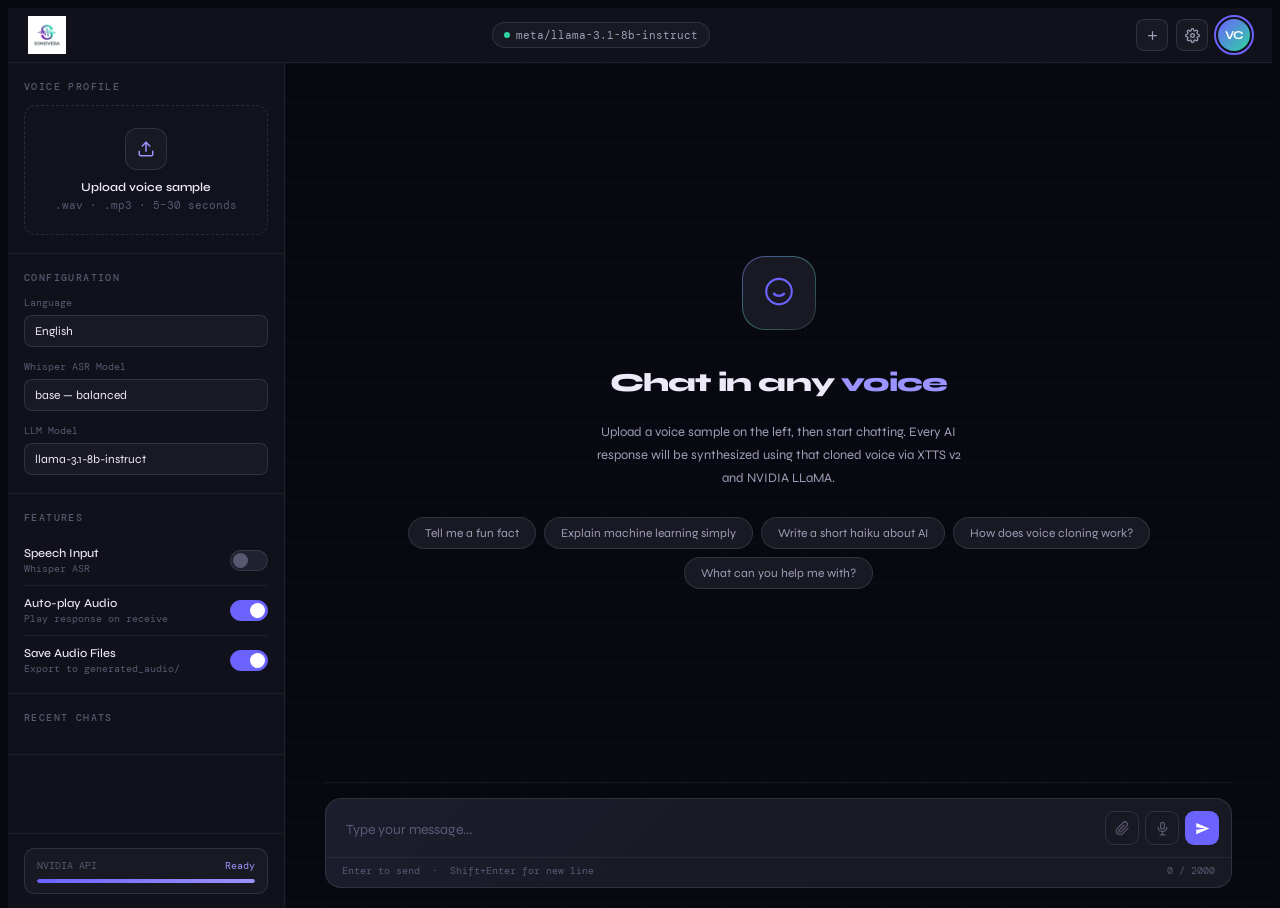
<file: static/index.html>
<!DOCTYPE html>
<html lang="en">
<head>
  <meta charset="UTF-8" />
  <meta name="viewport" content="width=device-width, initial-scale=1.0" />
  <title>SONOVERA — AI Voice Synthesis</title>
  <link rel="icon" type="image/png" href="/static/logo.png" />
  
  <!-- FONTS -->
  <link rel="preconnect" href="https://fonts.googleapis.com">
  <link rel="preconnect" href="https://fonts.gstatic.com" crossorigin>
  <link href="https://fonts.googleapis.com/css2?family=DM+Mono:ital,wght@0,300;0,400;0,500;1,300;1,400;1,500&family=Syne:wght@400..800&display=swap" rel="stylesheet">
  
  <!-- STYLES -->
  <link rel="stylesheet" href="/static/style.css" />
</head>
<body>

  <!-- TOP BAR -->
  <div class="topbar">
    <a class="logo" href="#">
      <img src="/static/logo.png" alt="SONOVERA" style="height:38px; width:auto;" />
    </a>
    <div class="topbar-center">
      <div class="model-chip" id="modelChip">
        <div class="dot-live"></div>
        <span id="modelChipText">meta/llama-3.1-8b-instruct</span>
      </div>
    </div>
    <div class="topbar-right">
      <button class="icon-btn" title="New chat" onclick="newChat()">
        <svg fill="none" stroke="currentColor" stroke-width="2" viewBox="0 0 24 24"><path d="M12 5v14M5 12h14"/></svg>
      </button>
      <button class="icon-btn" title="Settings" onclick="toggleSettings()">
        <svg fill="none" stroke="currentColor" stroke-width="2" viewBox="0 0 24 24">
          <circle cx="12" cy="12" r="3"/>
          <path d="M19.4 15a1.65 1.65 0 0 0 .33 1.82l.06.06a2 2 0 0 1-2.83 2.83l-.06-.06a1.65 1.65 0 0 0-1.82-.33 1.65 1.65 0 0 0-1 1.51V21a2 2 0 0 1-4 0v-.09A1.65 1.65 0 0 0 9 19.4a1.65 1.65 0 0 0-1.82.33l-.06.06a2 2 0 0 1-2.83-2.83l.06-.06A1.65 1.65 0 0 0 4.68 15a1.65 1.65 0 0 0-1.51-1H3a2 2 0 0 1 0-4h.09A1.65 1.65 0 0 0 4.6 9a1.65 1.65 0 0 0-.33-1.82l-.06-.06a2 2 0 0 1 2.83-2.83l.06.06A1.65 1.65 0 0 0 9 4.68a1.65 1.65 0 0 0 1-1.51V3a2 2 0 0 1 4 0v.09a1.65 1.65 0 0 0 1 1.51 1.65 1.65 0 0 0 1.82-.33l.06-.06a2 2 0 0 1 2.83 2.83l-.06.06A1.65 1.65 0 0 0 19.4 9a1.65 1.65 0 0 0 1.51 1H21a2 2 0 0 1 0 4h-.09a1.65 1.65 0 0 0-1.51 1z"/>
        </svg>
      </button>
      <div class="avatar-btn" onclick="toggleAccount()" title="Account">VC</div>
    </div>
  </div>

  <!-- LAYOUT -->
  <div class="layout">

    <!-- SIDEBAR -->
    <div class="sidebar">
      <div class="sidebar-scroll">

        <div class="sb-section">
          <div class="sb-label">Voice Profile</div>
          <div class="voice-profile" id="voiceProfile">
            <div class="voice-orb" id="voiceOrb">AJ</div>
            <div class="voice-profile-info">
              <div class="vp-name" id="vpName">sample_voice.wav</div>
              <div class="vp-status" id="vpStatus">embedding ready</div>
            </div>
            <div class="mini-wave">
              <div class="mw-bar"></div><div class="mw-bar"></div>
              <div class="mw-bar"></div><div class="mw-bar"></div>
              <div class="mw-bar"></div><div class="mw-bar"></div>
            </div>
            <div class="vp-remove" title="Remove voice" onclick="resetVoiceProfile(event)">
              <svg fill="none" stroke="currentColor" stroke-width="2" viewBox="0 0 24 24"><path d="M6 18L18 6M6 6l12 12"/></svg>
            </div>
          </div>
          <div class="upload-zone" id="uploadZone" onclick="handleUpload()">
            <div class="upload-glow"></div>
            <div class="upload-icon-wrap">
              <svg fill="none" stroke-width="2" stroke-linecap="round" stroke-linejoin="round" viewBox="0 0 24 24">
                <path d="M21 15v4a2 2 0 0 1-2 2H5a2 2 0 0 1-2-2v-4"/>
                <polyline points="17 8 12 3 7 8"/>
                <line x1="12" y1="3" x2="12" y2="15"/>
              </svg>
            </div>
            <div class="upload-title">Upload voice sample</div>
            <div class="upload-sub">.wav · .mp3 · 5–30 seconds</div>
            <input type="file" id="fileInput" accept=".wav,.mp3" style="display:none" onchange="onFileSelect(event)" />
          </div>
        </div>

        <div class="sb-section">
          <div class="sb-label">Configuration</div>
          <div class="field">
            <div class="field-label">Language</div>
            <select id="langSelect">
              <option value="en">English</option>
              <option value="es">Spanish</option>
              <option value="fr">French</option>
              <option value="de">German</option>
              <option value="ta">Tamil</option>
              <option value="hi">Hindi</option>
              <option value="zh">Chinese</option>
            </select>
          </div>
          <div class="field">
            <div class="field-label">Whisper ASR Model</div>
            <select id="whisperSelect">
              <option value="tiny">tiny — fastest</option>
              <option value="base" selected>base — balanced</option>
              <option value="small">small — accurate</option>
              <option value="medium">medium — best</option>
            </select>
          </div>
          <div class="field">
            <div class="field-label">LLM Model</div>
            <select id="modelSelect" onchange="updateModelChip()">
              <option value="meta/llama-3.1-8b-instruct">llama-3.1-8b-instruct</option>
              <option value="meta/llama-3.1-70b-instruct">llama-3.1-70b-instruct</option>
              <option value="mistralai/mistral-7b-instruct-v0.3">mistral-7b-instruct</option>
            </select>
          </div>
        </div>

        <div class="sb-section">
          <div class="sb-label">Features</div>
          <div class="toggle-field">
            <div class="tf-info">
              <div class="tf-label">Speech Input</div>
              <div class="tf-sub">Whisper ASR</div>
            </div>
            <label class="switch">
              <input type="checkbox" id="sttToggle" />
              <span class="sw-track"></span>
            </label>
          </div>
          <div class="toggle-field">
            <div class="tf-info">
              <div class="tf-label">Auto-play Audio</div>
              <div class="tf-sub">Play response on receive</div>
            </div>
            <label class="switch">
              <input type="checkbox" id="autoplayToggle" checked />
              <span class="sw-track"></span>
            </label>
          </div>
          <div class="toggle-field">
            <div class="tf-info">
              <div class="tf-label">Save Audio Files</div>
              <div class="tf-sub">Export to generated_audio/</div>
            </div>
            <label class="switch">
              <input type="checkbox" id="saveToggle" checked />
              <span class="sw-track"></span>
            </label>
          </div>
        </div>

        <div class="sb-section" id="historySection">
          <div class="sb-label">Recent Chats</div>
        </div>

      </div>

      <div class="sb-bottom">
        <div class="api-meter">
          <div class="api-meter-top">
            <div class="api-meter-label">NVIDIA API</div>
            <div class="api-meter-val" id="meterVal">Ready</div>
          </div>
          <div class="meter-bar">
            <div class="meter-fill" id="meterFill" style="width:100%"></div>
          </div>
        </div>
      </div>

    </div>

    <!-- MAIN -->
    <div class="main">
      <div class="chat-scroll" id="chatScroll">

        <div class="welcome" id="welcomeScreen">
          <div class="welcome-orb">
            <svg fill="none" stroke="#6C63FF" stroke-width="1.5" viewBox="0 0 24 24">
              <path d="M12 2a9 9 0 0 1 9 9c0 4.97-4.03 9-9 9a9 9 0 0 1-9-9 9 9 0 0 1 9-9z"/>
              <path d="M8 12s1.5 2 4 2 4-2 4-2"/>
              <path d="M9 9h.01M15 9h.01"/>
            </svg>
          </div>
          <h1 class="welcome-h1">Chat in any <span>voice</span></h1>
          <p class="welcome-p">Upload a voice sample on the left, then start chatting. Every AI response will be synthesized using that cloned voice via XTTS v2 and NVIDIA LLaMA.</p>
          <div class="chips" id="chipWrap">
            <div class="chip" onclick="useChip(this)">Tell me a fun fact</div>
            <div class="chip" onclick="useChip(this)">Explain machine learning simply</div>
            <div class="chip" onclick="useChip(this)">Write a short haiku about AI</div>
            <div class="chip" onclick="useChip(this)">How does voice cloning work?</div>
            <div class="chip" onclick="useChip(this)">What can you help me with?</div>
          </div>
        </div>

      </div>

      <div class="input-bar">
        <div class="input-shell">
          <div class="input-top">
            <textarea id="chatInput" rows="1" placeholder="Type your message..." onkeydown="handleKey(event)" oninput="onInputChange()"></textarea>
            <div class="input-actions-wrap">
              <div class="rec-indicator" id="recIndicator">
                <div class="rec-dot"></div>
                Recording...
              </div>
              <button class="ia-btn" title="Attach file">
                <svg fill="none" stroke="currentColor" stroke-width="2" viewBox="0 0 24 24">
                  <path d="M21.44 11.05l-9.19 9.19a6 6 0 0 1-8.49-8.49l9.19-9.19a4 4 0 0 1 5.66 5.66l-9.2 9.19a2 2 0 0 1-2.83-2.83l8.49-8.48"/>
                </svg>
              </button>
              <button class="ia-btn" title="Voice input" id="micBtn" onclick="toggleMic()">
                <svg fill="none" stroke="currentColor" stroke-width="2" stroke-linecap="round" viewBox="0 0 24 24">
                  <rect x="9" y="2" width="6" height="11" rx="3"/>
                  <path d="M5 10a7 7 0 0 0 14 0M12 19v3M8 22h8"/>
                </svg>
              </button>
              <button class="send-btn" id="sendBtn" onclick="sendMessage()" title="Send">
                <svg viewBox="0 0 24 24"><path d="M2.01 21L23 12 2.01 3 2 10l15 2-15 2z"/></svg>
              </button>
            </div>
          </div>
          <div class="input-bottom">
            <div class="input-hint">Enter to send &nbsp;·&nbsp; Shift+Enter for new line</div>
            <div class="char-count" id="charCount">0 / 2000</div>
          </div>
        </div>
      </div>

    </div>
  </div>

  <!-- SETTINGS MODAL -->
  <div class="modal-overlay" id="settingsModal" onclick="if(event.target === this) toggleSettings()">
    <div class="modal-card">
      <div class="modal-header">
        <div class="modal-title">System Settings</div>
        <div class="close-modal" onclick="toggleSettings()">
          <svg width="20" height="20" viewBox="0 0 24 24" fill="none" stroke="currentColor" stroke-width="2"><path d="M18 6L6 18M6 6l12 12"/></svg>
        </div>
      </div>
      <div class="modal-body">
        <div class="setting-item">
          <div class="si-info">
            <div class="si-label">Concise Mode</div>
            <div class="si-desc">Optimize for faster voice synthesis</div>
          </div>
          <label class="switch">
            <input type="checkbox" checked onchange="showToast('Concise mode active')">
            <span class="sw-track"></span>
          </label>
        </div>
        <div class="setting-item">
          <div class="si-info">
            <div class="si-label">High Quality Audio</div>
            <div class="si-desc">24kHz sample rate (takes longer)</div>
          </div>
          <label class="switch">
            <input type="checkbox" onchange="showToast('Quality settings updated')">
            <span class="sw-track"></span>
          </label>
        </div>
        <div class="setting-item" style="margin-top: 10px; padding-top: 20px; border-top: 1px solid var(--border);">
          <div class="si-info">
            <div class="si-label">Danger Zone</div>
            <div class="si-desc">Permanent actions</div>
          </div>
          <button class="btn btn-danger" onclick="clearChatHistory()">Clear Chat</button>
        </div>
      </div>
      <div class="modal-footer">
        <button class="btn btn-secondary" onclick="toggleSettings()">Close</button>
        <button class="btn btn-primary" onclick="toggleSettings(); showToast('Settings saved')">Save Changes</button>
      </div>
    </div>
  </div>

  <div class="toast" id="toast"></div>

  <script>
    // ── State ──
    let voiceLoaded = false;
    let msgCount = 0;
    let isRecording = false;
    let isSending = false;
    let mediaRecorder = null;
    let audioChunks = [];
    let chatHistory = []; // {role, content}

    const chatScroll    = document.getElementById('chatScroll');
    const welcomeScreen = document.getElementById('welcomeScreen');
    const chatInput     = document.getElementById('chatInput');
    const charCount     = document.getElementById('charCount');
    const recIndicator  = document.getElementById('recIndicator');
    const micBtn        = document.getElementById('micBtn');

    // ── Utility ──
    function getTime() {
      return new Date().toLocaleTimeString([], { hour: '2-digit', minute: '2-digit' });
    }

    function showToast(msg) {
      const t = document.getElementById('toast');
      t.textContent = msg;
      t.classList.add('show');
      setTimeout(() => t.classList.remove('show'), 2800);
    }

    function scrollBottom() {
      setTimeout(() => {
        chatScroll.scrollTo({ top: chatScroll.scrollHeight, behavior: 'smooth' });
      }, 50);
    }

    function updateModelChip() {
      const sel = document.getElementById('modelSelect');
      document.getElementById('modelChipText').textContent = sel.value;
    }

    // ── Input ──
    function onInputChange() {
      const len = chatInput.value.length;
      charCount.textContent = len + ' / 2000';
      chatInput.style.height = 'auto';
      chatInput.style.height = Math.min(chatInput.scrollHeight, 140) + 'px';
    }

    function handleKey(e) {
      if (e.key === 'Enter' && !e.shiftKey) {
        e.preventDefault();
        sendMessage();
      }
    }

    function useChip(el) {
      chatInput.value = el.textContent;
      onInputChange();
      sendMessage();
    }

    // ── Voice Upload (real backend) ──
    function handleUpload() {
      document.getElementById('fileInput').click();
    }

    async function onFileSelect(e) {
      const file = e.target.files[0];
      if (!file) return;

      showToast('Uploading voice sample...');

      const formData = new FormData();
      formData.append('file', file);

      try {
        const res = await fetch('/api/upload_voice', { method: 'POST', body: formData });
        const data = await res.json();

        if (data.status === 'success') {
          document.getElementById('uploadZone').style.display = 'none';
          const profile = document.getElementById('voiceProfile');
          profile.classList.add('active');

          const name = file.name;
          document.getElementById('vpName').textContent = name;
          document.getElementById('voiceOrb').textContent = name.substring(0, 2).toUpperCase();
          document.getElementById('vpStatus').textContent = 'embedding ready';
          voiceLoaded = true;
          showToast('Voice profile loaded — ready to clone!');
        } else {
          showToast('Error: ' + (data.message || 'Upload failed'));
        }
      } catch (err) {
        showToast('Upload error: ' + err.message);
      }
    }

    function resetVoiceProfile(e) {
      if (e) e.stopPropagation();
      document.getElementById('voiceProfile').classList.remove('active');
      document.getElementById('uploadZone').style.display = 'block';
      document.getElementById('fileInput').value = '';
      voiceLoaded = false;
      showToast('Voice profile removed');
    }

    // ── Audio card HTML ──
    function makeBars(n) {
      let h = '';
      for (let i = 0; i < n; i++) h += '<div class="ab"></div>';
      return h;
    }

    function audioCardHTML(audioUrl) {
      return `
        <div class="audio-card">
          <button class="play-btn" onclick="togglePlay(this, '${audioUrl}')">
            <svg viewBox="0 0 24 24"><path d="M8 5v14l11-7z" fill="white"/></svg>
          </button>
          <div class="audio-bars">${makeBars(20)}</div>
          <div class="audio-dur">--:--</div>
          <div class="audio-actions">
            <button class="mini-btn" title="Download" onclick="window.open('${audioUrl}', '_blank')">
              <svg fill="none" stroke="currentColor" stroke-width="2" stroke-linecap="round" viewBox="0 0 24 24">
                <path d="M12 15V3M6 9l6 6 6-6M3 17l.621 2.485A2 2 0 0 0 5.56 21h12.878a2 2 0 0 0 1.94-1.515L21 17"/>
              </svg>
            </button>
          </div>
          <audio class="hidden-audio" src="${audioUrl}" preload="metadata"></audio>
        </div>`;
    }

    // ── Add message to DOM ──
    function addMessage(text, role, audioUrl) {
      if (welcomeScreen) welcomeScreen.style.display = 'none';
      msgCount++;

      const isUser = role === 'user';
      const ava = isUser ? 'You' : 'AI';
      const audio = (!isUser && audioUrl) ? audioCardHTML(audioUrl) : '';

      const html = `
        <div class="msg-group" id="msg-${msgCount}">
          <div class="msg-row ${isUser ? 'user' : 'ai'}">
            <div class="msg-ava">${ava.substring(0,2)}</div>
            <div class="msg-content">
              <div class="msg-bubble">${escapeHTML(text)}</div>
              ${audio}
              <div class="msg-meta">${getTime()}</div>
            </div>
          </div>
        </div>`;

      chatScroll.insertAdjacentHTML('beforeend', html);
      scrollBottom();

      // Auto-play if enabled
      if (!isUser && audioUrl && document.getElementById('autoplayToggle').checked) {
        setTimeout(() => {
          const lastAudio = chatScroll.querySelector(`#msg-${msgCount} .hidden-audio`);
          if (lastAudio) lastAudio.play().catch(() => {});
        }, 200);
      }

      // Add to sidebar history
      if (isUser) addHistoryItem(text);
    }

    function escapeHTML(str) {
      const div = document.createElement('div');
      div.textContent = str;
      return div.innerHTML;
    }

    // ── Typing indicator ──
    function showTyping() {
      const html = `
        <div class="typing-row" id="typing">
          <div class="typing-ava">AI</div>
          <div class="typing-bubble">
            <div class="td"></div><div class="td"></div><div class="td"></div>
          </div>
        </div>`;
      chatScroll.insertAdjacentHTML('beforeend', html);
      scrollBottom();
    }

    function hideTyping() {
      const el = document.getElementById('typing');
      if (el) el.remove();
    }

    // ── Streaming AI message ──
    function addStreamingMessage() {
      if (welcomeScreen) welcomeScreen.style.display = 'none';
      msgCount++;

      const html = `
        <div class="msg-group" id="msg-${msgCount}">
          <div class="msg-row ai">
            <div class="msg-ava">AI</div>
            <div class="msg-content">
              <div class="msg-bubble" id="stream-bubble-${msgCount}"></div>
              <div id="stream-audio-${msgCount}"></div>
              <div class="msg-meta">${getTime()}</div>
            </div>
          </div>
        </div>`;

      chatScroll.insertAdjacentHTML('beforeend', html);
      scrollBottom();
      return msgCount;
    }

    // ── Send message (real backend) ──
    async function sendMessage() {
      const text = chatInput.value.trim();
      if (!text || isSending) return;

      isSending = true;
      addMessage(text, 'user');
      chatHistory.push({ role: 'user', content: text });

      chatInput.value = '';
      chatInput.style.height = 'auto';
      charCount.textContent = '0 / 2000';

      showTyping();

      try {
        const lang = document.getElementById('langSelect').value;

        const res = await fetch('/api/chat', {
          method: 'POST',
          headers: { 'Content-Type': 'application/json' },
          body: JSON.stringify({
            message: text,
            history: chatHistory.slice(0, -1),
            language: lang
          })
        });

        hideTyping();
        const data = await res.json();

        if (data.status === 'success') {
          const reply = data.reply;
          chatHistory.push({ role: 'assistant', content: reply });
          addMessage(reply, 'ai', data.audio_url || null);
        } else {
          addMessage('Error: ' + (data.message || 'Something went wrong'), 'ai');
        }
      } catch (err) {
        hideTyping();
        addMessage('Connection error: ' + err.message, 'ai');
      }

      isSending = false;
    }

    // ── New chat ──
    function newChat() {
      const nodes = Array.from(chatScroll.children);
      nodes.forEach(n => { if (n.id !== 'welcomeScreen') n.remove(); });
      welcomeScreen.style.display = 'flex';
      msgCount = 0;
      chatHistory = [];
      showToast('New chat started');
    }

    // ── Mic toggle (real recording + STT) ──
    async function toggleMic() {
      if (!isRecording) {
        // Start recording
        try {
          const stream = await navigator.mediaDevices.getUserMedia({ audio: true });
          mediaRecorder = new MediaRecorder(stream);
          audioChunks = [];

          mediaRecorder.ondataavailable = (e) => { audioChunks.push(e.data); };
          mediaRecorder.onstop = async () => {
            stream.getTracks().forEach(t => t.stop());
            const blob = new Blob(audioChunks, { type: 'audio/wav' });
            await transcribeAudio(blob);
          };

          mediaRecorder.start();
          isRecording = true;
          recIndicator.classList.add('active');
          micBtn.style.borderColor = 'var(--red)';
          micBtn.style.color = 'var(--red)';
        } catch (err) {
          showToast('Microphone access denied');
        }
      } else {
        // Stop recording
        if (mediaRecorder && mediaRecorder.state !== 'inactive') {
          mediaRecorder.stop();
        }
        isRecording = false;
        recIndicator.classList.remove('active');
        micBtn.style.borderColor = '';
        micBtn.style.color = '';
      }
    }

    async function transcribeAudio(blob) {
      showToast('Transcribing audio...');
      const formData = new FormData();
      formData.append('file', blob, 'recording.wav');

      try {
        const res = await fetch('/api/stt', { method: 'POST', body: formData });
        const data = await res.json();

        if (data.status === 'success' && data.text) {
          chatInput.value = data.text;
          onInputChange();
          showToast('Transcription complete');
        } else {
          showToast('Transcription failed: ' + (data.message || 'unknown error'));
        }
      } catch (err) {
        showToast('STT error: ' + err.message);
      }
    }

    // ── Play/Pause toggle ──
    function togglePlay(btn, audioUrl) {
      const card = btn.closest('.audio-card');
      const audioEl = card.querySelector('.hidden-audio');
      const durEl = card.querySelector('.audio-dur');

      if (!audioEl) return;

      if (audioEl.paused) {
        audioEl.play();
        btn.innerHTML = '<svg viewBox="0 0 24 24"><path d="M6 19h4V5H6v14zm8-14v14h4V5h-4z" fill="white"/></svg>';
        // Update duration display
        audioEl.onloadedmetadata = () => {
          const mm = Math.floor(audioEl.duration / 60);
          const ss = String(Math.floor(audioEl.duration % 60)).padStart(2, '0');
          durEl.textContent = mm + ':' + ss;
        };
        audioEl.onended = () => {
          btn.innerHTML = '<svg viewBox="0 0 24 24"><path d="M8 5v14l11-7z" fill="white"/></svg>';
        };
      } else {
        audioEl.pause();
        btn.innerHTML = '<svg viewBox="0 0 24 24"><path d="M8 5v14l11-7z" fill="white"/></svg>';
      }
    }

    // ── Sidebar history ──
    function addHistoryItem(text) {
      const section = document.getElementById('historySection');
      const preview = text.length > 30 ? text.substring(0, 30) + '...' : text;

      const html = `
        <div class="hist-item" onclick="useChip({textContent: '${text.replace(/'/g, "\\'")}' })">
          <div class="hist-icon">
            <svg fill="none" stroke="currentColor" stroke-width="2" viewBox="0 0 24 24">
              <path d="M21 15a2 2 0 0 1-2 2H7l-4 4V5a2 2 0 0 1 2-2h14a2 2 0 0 1 2 2z"/>
            </svg>
          </div>
          <div class="hist-text">
            <div class="hist-title">${escapeHTML(preview)}</div>
            <div class="hist-time">${getTime()}</div>
          </div>
        </div>`;

      section.insertAdjacentHTML('beforeend', html);
    }

    /* UI INTERACTIVE FUNCTIONS */
    function toggleSidebar() {
      const sb = document.querySelector('.sidebar');
      sb.style.display = (sb.style.display === 'none' || !sb.style.display) ? 'flex' : 'none';
    }

    function toggleSettings() {
      const modal = document.getElementById('settingsModal');
      modal.classList.toggle('show');
    }

    function toggleAccount() {
      showToast('Profile: SONOVERA User (Pro Plan)');
    }

    function clearChatHistory() {
      if(confirm('Are you sure you want to clear all chat history?')) {
        const scroll = document.getElementById('chatScroll');
        scroll.innerHTML = '';
        // Show welcome screen
        const welcome = document.createElement('div');
        welcome.className = 'welcome';
        welcome.innerHTML = `
          <div class="welcome-orb">
            <svg viewBox="0 0 24 24" fill="none" stroke="var(--accent2)" stroke-width="2"><path d="M12 2C6.48 2 2 6.48 2 12s4.48 10 10 10 10-4.48 10-10S17.52 2 12 2zm0 14.5c-2.49 0-4.5-2.01-4.5-4.5S9.51 7.5 12 7.5s4.5 2.01 4.5 4.5-2.01 4.5-4.5 4.5z"/></svg>
          </div>
          <h1 class="welcome-h1">Welcome back to <span>SONOVERA</span></h1>
          <p class="welcome-p">Your AI Voice Synthesis assistant is ready. Upload a voice sample to start creating magic.</p>
        `;
        scroll.appendChild(welcome);
        toggleSettings();
        showToast('Chat history cleared');
      }
    }
  </script>
</body>
</html>
</file>
<file: static/style.css>
:root {
      --bg:        #080910;
      --surface:   #10111A;
      --surface2:  #181922;
      --surface3:  #1F2030;
      --border:    rgba(255,255,255,0.06);
      --border2:   rgba(255,255,255,0.11);
      --border3:   rgba(255,255,255,0.18);
      --accent:    #6C63FF;
      --accent2:   #9B93FF;
      --accent3:   #C5C0FF;
      --green:     #2DD4A0;
      --amber:     #F5A623;
      --red:       #FF5B5B;
      --text:      #ECEAF8;
      --text2:     #A09DB8;
      --text3:     #5A5870;
      --mono:      'DM Mono', monospace;
      --sans:      'Syne', sans-serif;
    }

    html, body { height: 100%; overflow: hidden; }

    body {
      font-family: var(--sans);
      background: var(--bg);
      color: var(--text);
      display: flex;
      flex-direction: column;
    }

    ::-webkit-scrollbar { width: 4px; }
    ::-webkit-scrollbar-track { background: transparent; }
    ::-webkit-scrollbar-thumb { background: var(--surface3); border-radius: 4px; }

    .topbar {
      height: 54px;
      display: flex;
      align-items: center;
      justify-content: space-between;
      padding: 0 20px;
      background: var(--surface);
      border-bottom: 1px solid var(--border);
      flex-shrink: 0;
      z-index: 10;
    }

    .logo {
      display: flex;
      align-items: center;
      gap: 9px;
      text-decoration: none;
    }

    .logo-mark {
      width: 30px; height: 30px;
      border-radius: 9px;
      background: var(--accent);
      display: flex; align-items: center; justify-content: center;
      position: relative;
      overflow: hidden;
    }

    .logo-mark::after {
      content: '';
      position: absolute;
      inset: 0;
      background: linear-gradient(135deg, rgba(255,255,255,0.25) 0%, transparent 60%);
    }

    .logo-mark svg { width: 16px; height: 16px; fill: white; position: relative; z-index: 1; }

    .logo-name {
      font-size: 15px;
      font-weight: 700;
      letter-spacing: -0.4px;
      color: var(--text);
    }

    .logo-name em { font-style: normal; color: var(--accent2); }

    .topbar-center { display: flex; align-items: center; gap: 8px; }

    .model-chip {
      display: flex; align-items: center; gap: 6px;
      padding: 5px 11px;
      background: var(--surface2);
      border: 1px solid var(--border2);
      border-radius: 20px;
      font-size: 11px;
      font-family: var(--mono);
      color: var(--text2);
      cursor: pointer;
      transition: border-color 0.15s;
    }

    .model-chip:hover { border-color: var(--accent); color: var(--accent3); }
    .model-chip .dot-live { width: 6px; height: 6px; border-radius: 50%; background: var(--green); animation: blink 2.2s infinite; }
    @keyframes blink { 0%,100%{opacity:1} 60%{opacity:0.3} }

    .topbar-right { display: flex; align-items: center; gap: 8px; }

    .icon-btn {
      width: 32px; height: 32px;
      border-radius: 8px;
      border: 1px solid var(--border2);
      background: var(--surface2);
      display: flex; align-items: center; justify-content: center;
      cursor: pointer;
      transition: all 0.15s;
      color: var(--text2);
    }

    .icon-btn:hover { border-color: var(--accent); color: var(--accent2); }
    .icon-btn svg { width: 15px; height: 15px; }

    .avatar-btn {
      width: 32px; height: 32px;
      border-radius: 50%;
      background: linear-gradient(135deg, var(--accent), var(--green));
      display: flex; align-items: center; justify-content: center;
      font-size: 12px; font-weight: 700; color: white;
      cursor: pointer;
      border: 2px solid var(--surface);
      outline: 2px solid var(--accent);
    }

    .layout { display: flex; flex: 1; overflow: hidden; }

    .sidebar {
      width: 276px;
      flex-shrink: 0;
      background: var(--surface);
      border-right: 1px solid var(--border);
      display: flex;
      flex-direction: column;
      overflow: hidden;
    }

    .sidebar-scroll { flex: 1; overflow-y: auto; }

    .sb-section {
      padding: 18px 16px;
      border-bottom: 1px solid var(--border);
    }

    .sb-label {
      font-size: 9.5px;
      font-family: var(--mono);
      font-weight: 500;
      color: var(--text3);
      text-transform: uppercase;
      letter-spacing: 1.4px;
      margin-bottom: 12px;
    }

    .upload-zone {
      border: 1.5px dashed var(--border2);
      border-radius: 12px;
      padding: 22px 14px;
      text-align: center;
      cursor: pointer;
      transition: all 0.2s;
      background: rgba(108,99,255,0.02);
      position: relative;
      overflow: hidden;
    }

    .upload-zone:hover {
      border-color: var(--accent);
      background: rgba(108,99,255,0.07);
    }

    .upload-zone:hover .upload-glow { opacity: 1; }

    .upload-glow {
      position: absolute;
      inset: 0;
      background: radial-gradient(circle at 50% 0%, rgba(108,99,255,0.15), transparent 70%);
      opacity: 0;
      transition: opacity 0.3s;
      pointer-events: none;
    }

    .upload-icon-wrap {
      width: 40px; height: 40px;
      border-radius: 12px;
      background: var(--surface2);
      border: 1px solid var(--border2);
      display: flex; align-items: center; justify-content: center;
      margin: 0 auto 10px;
    }

    .upload-icon-wrap svg { width: 18px; height: 18px; stroke: var(--accent2); }

    .upload-title { font-size: 12px; font-weight: 600; color: var(--text); margin-bottom: 4px; }
    .upload-sub { font-size: 11px; color: var(--text3); font-family: var(--mono); }

    .voice-profile {
      border-radius: 12px;
      padding: 12px;
      background: rgba(45,212,160,0.07);
      border: 1px solid rgba(45,212,160,0.2);
      display: none;
    }

    .voice-profile.active { display: flex; align-items: center; gap: 10px; }

    .voice-orb {
      width: 40px; height: 40px;
      border-radius: 50%;
      background: linear-gradient(135deg, var(--accent) 0%, var(--green) 100%);
      flex-shrink: 0;
      display: flex; align-items: center; justify-content: center;
      font-size: 13px; font-weight: 700; color: white;
      position: relative;
    }

    .voice-orb::after {
      content: '';
      position: absolute;
      inset: -3px;
      border-radius: 50%;
      border: 2px solid rgba(45,212,160,0.35);
      animation: orbit 2s linear infinite;
    }

    @keyframes orbit {
      0% { transform: rotate(0deg); clip-path: inset(0 50% 0 0); }
      100% { transform: rotate(360deg); clip-path: inset(0 50% 0 0); }
    }

    .voice-profile-info { flex: 1; min-width: 0; }
    .vp-name { font-size: 12px; font-weight: 600; color: var(--text); white-space: nowrap; overflow: hidden; text-overflow: ellipsis; }
    .vp-status { font-size: 10px; color: var(--green); font-family: var(--mono); margin-top: 2px; }

    .mini-wave { display: flex; align-items: center; gap: 2px; height: 20px; }

    .mw-bar {
      width: 2.5px; border-radius: 2px;
      background: var(--green);
      animation: mwave 1.1s ease-in-out infinite;
    }

    .mw-bar:nth-child(1){height:5px; animation-delay:0s}
    .mw-bar:nth-child(2){height:12px; animation-delay:.1s}
    .mw-bar:nth-child(3){height:18px; animation-delay:.2s}
    .mw-bar:nth-child(4){height:9px; animation-delay:.3s}
    .mw-bar:nth-child(5){height:15px; animation-delay:.4s}
    .mw-bar:nth-child(6){height:6px; animation-delay:.5s}

    @keyframes mwave {
      0%,100%{ transform: scaleY(0.45); opacity: 0.5; }
      50%{ transform: scaleY(1); opacity: 1; }
    }

    .vp-remove {
      width: 24px; height: 24px;
      border-radius: 6px;
      display: flex; align-items: center; justify-content: center;
      cursor: pointer;
      color: var(--text3);
      transition: all 0.15s;
    }

    .vp-remove:hover { background: rgba(255,91,91,0.1); color: var(--red); }
    .vp-remove svg { width: 14px; height: 14px; }

    .field { margin-bottom: 13px; }
    .field:last-child { margin-bottom: 0; }
    .field-label { font-size: 10px; font-family: var(--mono); color: var(--text3); margin-bottom: 6px; }

    select, input[type="text"] {
      width: 100%;
      background: var(--surface2);
      border: 1px solid var(--border2);
      border-radius: 8px;
      color: var(--text);
      font-family: var(--sans);
      font-size: 12px;
      padding: 8px 10px;
      outline: none;
      cursor: pointer;
      -webkit-appearance: none;
      appearance: none;
      transition: border-color 0.15s;
    }

    select:hover, select:focus { border-color: var(--accent); }

    .toggle-field {
      display: flex; align-items: center; justify-content: space-between;
      padding: 10px 0;
      border-bottom: 1px solid var(--border);
    }

    .toggle-field:last-child { border-bottom: none; padding-bottom: 0; }
    .toggle-field:first-child { padding-top: 0; }

    .tf-info { display: flex; flex-direction: column; gap: 2px; }
    .tf-label { font-size: 12px; color: var(--text); font-weight: 500; }
    .tf-sub { font-size: 10px; color: var(--text3); font-family: var(--mono); }

    .switch { position: relative; width: 38px; height: 21px; flex-shrink: 0; }
    .switch input { opacity: 0; width: 0; height: 0; }

    .sw-track {
      position: absolute; inset: 0;
      background: var(--surface3);
      border-radius: 21px;
      border: 1px solid var(--border2);
      cursor: pointer;
      transition: all 0.2s;
    }

    .sw-track::before {
      content: '';
      position: absolute;
      width: 15px; height: 15px;
      border-radius: 50%;
      background: var(--text3);
      top: 2px; left: 2px;
      transition: all 0.2s;
    }

    .switch input:checked + .sw-track { background: var(--accent); border-color: var(--accent); }
    .switch input:checked + .sw-track::before { background: white; transform: translateX(17px); }

    .hist-item {
      display: flex; align-items: center; gap: 10px;
      padding: 8px 10px;
      border-radius: 8px;
      cursor: pointer;
      transition: background 0.13s;
      margin-bottom: 2px;
    }

    .hist-item:hover { background: var(--surface2); }

    .hist-icon {
      width: 28px; height: 28px;
      border-radius: 7px;
      background: var(--surface3);
      display: flex; align-items: center; justify-content: center;
      flex-shrink: 0;
    }

    .hist-icon svg { width: 13px; height: 13px; stroke: var(--text3); }
    .hist-text { flex: 1; min-width: 0; }
    .hist-title { font-size: 12px; color: var(--text2); white-space: nowrap; overflow: hidden; text-overflow: ellipsis; }
    .hist-time { font-size: 10px; color: var(--text3); font-family: var(--mono); margin-top: 1px; }

    .sb-bottom {
      padding: 14px 16px;
      border-top: 1px solid var(--border);
      flex-shrink: 0;
    }

    .api-meter {
      background: var(--surface2);
      border: 1px solid var(--border2);
      border-radius: 10px;
      padding: 10px 12px;
    }

    .api-meter-top { display: flex; justify-content: space-between; align-items: center; margin-bottom: 7px; }
    .api-meter-label { font-size: 10px; font-family: var(--mono); color: var(--text3); }
    .api-meter-val { font-size: 10px; font-family: var(--mono); color: var(--accent2); }
    .meter-bar { height: 4px; background: var(--surface3); border-radius: 4px; overflow: hidden; }
    .meter-fill { height: 100%; width: 27%; background: linear-gradient(90deg, var(--accent), var(--accent2)); border-radius: 4px; transition: width 0.5s; }

    .main {
      flex: 1;
      display: flex;
      flex-direction: column;
      overflow: hidden;
      position: relative;
    }

    .main::before {
      content: '';
      position: absolute;
      inset: 0;
      background-image:
        linear-gradient(rgba(108,99,255,0.03) 1px, transparent 1px),
        linear-gradient(90deg, rgba(108,99,255,0.03) 1px, transparent 1px);
      background-size: 40px 40px;
      pointer-events: none;
    }

    .chat-scroll {
      flex: 1;
      overflow-y: auto;
      padding: 28px 40px;
      display: flex;
      flex-direction: column;
      gap: 22px;
      position: relative;
    }

    .welcome {
      flex: 1;
      display: flex;
      flex-direction: column;
      align-items: center;
      justify-content: center;
      padding: 40px 20px;
      text-align: center;
      animation: fadeUp 0.5s ease both;
    }

    @keyframes fadeUp {
      from { opacity: 0; transform: translateY(16px); }
      to   { opacity: 1; transform: translateY(0); }
    }

    .welcome-orb {
      width: 72px; height: 72px;
      border-radius: 22px;
      background: var(--surface2);
      border: 1px solid var(--border2);
      display: flex; align-items: center; justify-content: center;
      margin-bottom: 20px;
      position: relative;
    }

    .welcome-orb::before {
      content: '';
      position: absolute;
      inset: -1px;
      border-radius: 23px;
      background: linear-gradient(135deg, rgba(108,99,255,0.6), rgba(45,212,160,0.4), transparent);
      -webkit-mask: linear-gradient(white, white) content-box, linear-gradient(white, white);
      -webkit-mask-composite: xor;
      mask: linear-gradient(white, white) content-box, linear-gradient(white, white);
      mask-composite: exclude;
      padding: 1px;
    }

    .welcome-orb svg { width: 34px; height: 34px; }

    .welcome-h1 { font-size: 26px; font-weight: 800; letter-spacing: -0.8px; margin-bottom: 10px; }
    .welcome-h1 span { color: var(--accent2); }
    .welcome-p { font-size: 13px; color: var(--text2); max-width: 380px; line-height: 1.75; margin-bottom: 28px; }

    .chips { display: flex; flex-wrap: wrap; gap: 8px; justify-content: center; }

    .chip {
      padding: 8px 16px;
      border-radius: 20px;
      background: var(--surface2);
      border: 1px solid var(--border2);
      font-size: 12px;
      color: var(--text2);
      cursor: pointer;
      transition: all 0.15s;
      font-family: var(--sans);
    }

    .chip:hover {
      border-color: var(--accent);
      color: var(--accent3);
      background: rgba(108,99,255,0.09);
      transform: translateY(-1px);
    }

    .msg-group {
      display: flex;
      flex-direction: column;
      gap: 4px;
      animation: fadeUp 0.35s ease both;
    }

    .msg-row {
      display: flex;
      gap: 12px;
      max-width: 720px;
    }

    .msg-row.user { margin-left: auto; flex-direction: row-reverse; }

    .msg-ava {
      width: 32px; height: 32px;
      border-radius: 50%;
      flex-shrink: 0;
      display: flex; align-items: center; justify-content: center;
      font-size: 11px; font-weight: 700;
      margin-top: 2px;
    }

    .msg-row.ai .msg-ava { background: var(--accent); color: white; }
    .msg-row.user .msg-ava { background: var(--surface3); border: 1px solid var(--border2); color: var(--text2); }

    .msg-content { display: flex; flex-direction: column; gap: 6px; min-width: 0; }

    .msg-bubble {
      padding: 13px 16px;
      border-radius: 16px;
      font-size: 13.5px;
      line-height: 1.75;
    }

    .msg-row.ai .msg-bubble {
      background: var(--surface2);
      border: 1px solid var(--border);
      border-bottom-left-radius: 4px;
      color: var(--text);
    }

    .msg-row.user .msg-bubble {
      background: var(--accent);
      color: white;
      border-bottom-right-radius: 4px;
    }

    .audio-card {
      background: rgba(108,99,255,0.07);
      border: 1px solid rgba(108,99,255,0.2);
      border-radius: 12px;
      padding: 10px 14px;
      display: flex;
      align-items: center;
      gap: 10px;
    }

    .play-btn {
      width: 30px; height: 30px;
      border-radius: 50%;
      background: var(--accent);
      border: none;
      cursor: pointer;
      display: flex; align-items: center; justify-content: center;
      flex-shrink: 0;
      transition: transform 0.15s, background 0.15s;
    }

    .play-btn:hover { transform: scale(1.1); background: var(--accent2); }
    .play-btn svg { width: 12px; height: 12px; fill: white; margin-left: 1px; }

    .audio-bars {
      flex: 1;
      display: flex;
      align-items: center;
      gap: 2px;
      height: 28px;
      cursor: pointer;
    }

    .ab {
      flex: 1;
      border-radius: 2px;
      background: var(--accent2);
      opacity: 0.3;
      transition: opacity 0.2s;
    }

    .ab:nth-child(3n)   { height: 22px; opacity: 0.6; }
    .ab:nth-child(3n+1) { height: 14px; opacity: 0.45; }
    .ab:nth-child(3n+2) { height: 8px;  opacity: 0.3; }

    .audio-bars:hover .ab { opacity: 0.5; }

    .audio-dur {
      font-size: 11px;
      font-family: var(--mono);
      color: var(--accent2);
      flex-shrink: 0;
    }

    .audio-actions { display: flex; gap: 4px; }

    .mini-btn {
      width: 26px; height: 26px;
      border-radius: 7px;
      background: var(--surface3);
      border: 1px solid var(--border2);
      display: flex; align-items: center; justify-content: center;
      cursor: pointer;
      transition: border-color 0.15s;
      color: var(--text3);
    }

    .mini-btn:hover { border-color: var(--accent); color: var(--accent2); }
    .mini-btn svg { width: 11px; height: 11px; }

    .msg-meta {
      font-size: 10px;
      color: var(--text3);
      font-family: var(--mono);
      padding: 0 4px;
    }

    .msg-row.user .msg-meta { text-align: right; }

    .typing-row {
      display: flex;
      gap: 12px;
      max-width: 720px;
      animation: fadeUp 0.25s ease both;
    }

    .typing-ava {
      width: 32px; height: 32px;
      border-radius: 50%;
      background: var(--accent);
      display: flex; align-items: center; justify-content: center;
      font-size: 11px; font-weight: 700; color: white;
      flex-shrink: 0;
    }

    .typing-bubble {
      padding: 16px 18px;
      background: var(--surface2);
      border: 1px solid var(--border);
      border-radius: 16px;
      border-bottom-left-radius: 4px;
      display: flex; align-items: center; gap: 5px;
    }

    .td { width: 7px; height: 7px; border-radius: 50%; background: var(--text3); animation: tdot 1.3s infinite; }
    .td:nth-child(2) { animation-delay: 0.2s; }
    .td:nth-child(3) { animation-delay: 0.4s; }
    @keyframes tdot { 0%,100%{opacity:0.3;transform:translateY(0)} 50%{opacity:1;transform:translateY(-3px)} }

    .input-bar {
      padding: 16px 40px 20px;
      flex-shrink: 0;
      position: relative;
    }

    .input-bar::before {
      content: '';
      position: absolute;
      top: 0; left: 40px; right: 40px;
      height: 1px;
      background: var(--border);
    }

    .input-shell {
      background: var(--surface2);
      border: 1px solid var(--border2);
      border-radius: 16px;
      transition: border-color 0.2s, box-shadow 0.2s;
      position: relative;
      overflow: hidden;
    }

    .input-shell::before {
      content: '';
      position: absolute;
      inset: 0;
      background: linear-gradient(135deg, rgba(108,99,255,0.05), transparent 60%);
      pointer-events: none;
    }

    .input-shell:focus-within {
      border-color: var(--accent);
      box-shadow: 0 0 0 3px rgba(108,99,255,0.12);
    }

    .input-top {
      display: flex;
      align-items: flex-end;
      padding: 12px 12px 12px 18px;
      gap: 10px;
    }

    #chatInput {
      flex: 1;
      background: transparent;
      border: none;
      outline: none;
      color: var(--text);
      font-family: var(--sans);
      font-size: 14px;
      resize: none;
      line-height: 1.6;
      max-height: 140px;
      min-height: 24px;
    }

    #chatInput::placeholder { color: var(--text3); }

    .input-actions-wrap { display: flex; align-items: center; gap: 6px; }

    .ia-btn {
      width: 34px; height: 34px;
      border-radius: 9px;
      background: transparent;
      border: 1px solid var(--border2);
      display: flex; align-items: center; justify-content: center;
      cursor: pointer;
      transition: all 0.15s;
      color: var(--text3);
    }

    .ia-btn:hover { border-color: var(--border3); color: var(--text2); }
    .ia-btn svg { width: 15px; height: 15px; }

    .send-btn {
      width: 34px; height: 34px;
      border-radius: 9px;
      background: var(--accent);
      border: none;
      display: flex; align-items: center; justify-content: center;
      cursor: pointer;
      transition: all 0.15s;
      flex-shrink: 0;
    }

    .send-btn:hover { background: var(--accent2); transform: scale(1.06); }
    .send-btn:active { transform: scale(0.96); }
    .send-btn svg { width: 15px; height: 15px; fill: white; }

    .input-bottom {
      display: flex;
      align-items: center;
      justify-content: space-between;
      padding: 6px 16px 10px;
      border-top: 1px solid var(--border);
    }

    .input-hint { font-size: 10px; color: var(--text3); font-family: var(--mono); }
    .char-count { font-size: 10px; font-family: var(--mono); color: var(--text3); }

    .rec-indicator {
      display: none;
      align-items: center;
      gap: 8px;
      padding: 5px 12px;
      background: rgba(255,91,91,0.1);
      border: 1px solid rgba(255,91,91,0.3);
      border-radius: 20px;
      font-size: 11px;
      font-family: var(--mono);
      color: var(--red);
    }

    .rec-indicator.active { display: flex; }
    .rec-dot { width: 7px; height: 7px; border-radius: 50%; background: var(--red); animation: blink 1s infinite; }

    .toast {
      position: fixed;
      bottom: 90px;
      left: 50%;
      transform: translateX(-50%) translateY(20px);
      background: var(--surface2);
      border: 1px solid var(--border2);
      border-radius: 10px;
      padding: 10px 18px;
      font-size: 12px;
      color: var(--text2);
      font-family: var(--mono);
      opacity: 0;
      transition: all 0.3s;
      pointer-events: none;
      z-index: 100;
      white-space: nowrap;
    }

    .toast.show { opacity: 1; transform: translateX(-50%) translateY(0); }

    /* MODAL SYSTEM */
    .modal-overlay {
      position: fixed; inset: 0;
      background: rgba(0,0,0,0.75);
      backdrop-filter: blur(5px);
      z-index: 1000;
      display: none;
      align-items: center; justify-content: center;
      opacity: 0; transition: opacity 0.3s;
    }
    .modal-overlay.show { display: flex; opacity: 1; }

    .modal-card {
      width: 440px; max-width: 90%;
      background: var(--surface);
      border: 1px solid var(--border);
      border-radius: 20px;
      overflow: hidden;
      box-shadow: 0 20px 50px rgba(0,0,0,0.5);
      transform: translateY(20px); transition: transform 0.3s;
    }
    .modal-overlay.show .modal-card { transform: translateY(0); }

    .modal-header {
      padding: 20px 24px;
      border-bottom: 1px solid var(--border);
      display: flex; align-items: center; justify-content: space-between;
    }
    .modal-title { font-size: 16px; font-weight: 700; color: var(--text); }
    .close-modal { cursor: pointer; color: var(--text3); transition: color 0.2s; }
    .close-modal:hover { color: var(--text); }

    .modal-body { padding: 24px; }
    
    .setting-item {
      display: flex; align-items: center; justify-content: space-between;
      padding: 14px 0;
      border-bottom: 1px solid var(--border2);
    }
    .setting-item:last-child { border-bottom: none; }
    .si-info { display: flex; flex-direction: column; gap: 2px; }
    .si-label { font-size: 14px; font-weight: 600; color: var(--text); }
    .si-desc { font-size: 11px; color: var(--text3); font-family: var(--mono); }

    .modal-footer {
      padding: 16px 24px;
      background: var(--surface2);
      border-top: 1px solid var(--border);
      display: flex; justify-content: flex-end;
      gap: 12px;
    }

    .btn {
      padding: 8px 16px;
      border-radius: 8px;
      font-size: 13px; font-weight: 600;
      cursor: pointer; border: none;
      transition: all 0.15s;
    }
    .btn-secondary { background: var(--surface3); color: var(--text2); border: 1px solid var(--border2); }
    .btn-secondary:hover { border-color: var(--text3); color: var(--text); }
    .btn-primary { background: var(--accent); color: white; }
    .btn-primary:hover { background: var(--accent2); transform: scale(1.02); }
    .btn-danger { background: rgba(255,91,91,0.1); color: var(--red); border: 1px solid rgba(255,91,91,0.2); }
    .btn-danger:hover { background: var(--red); color: white; }
</file>
